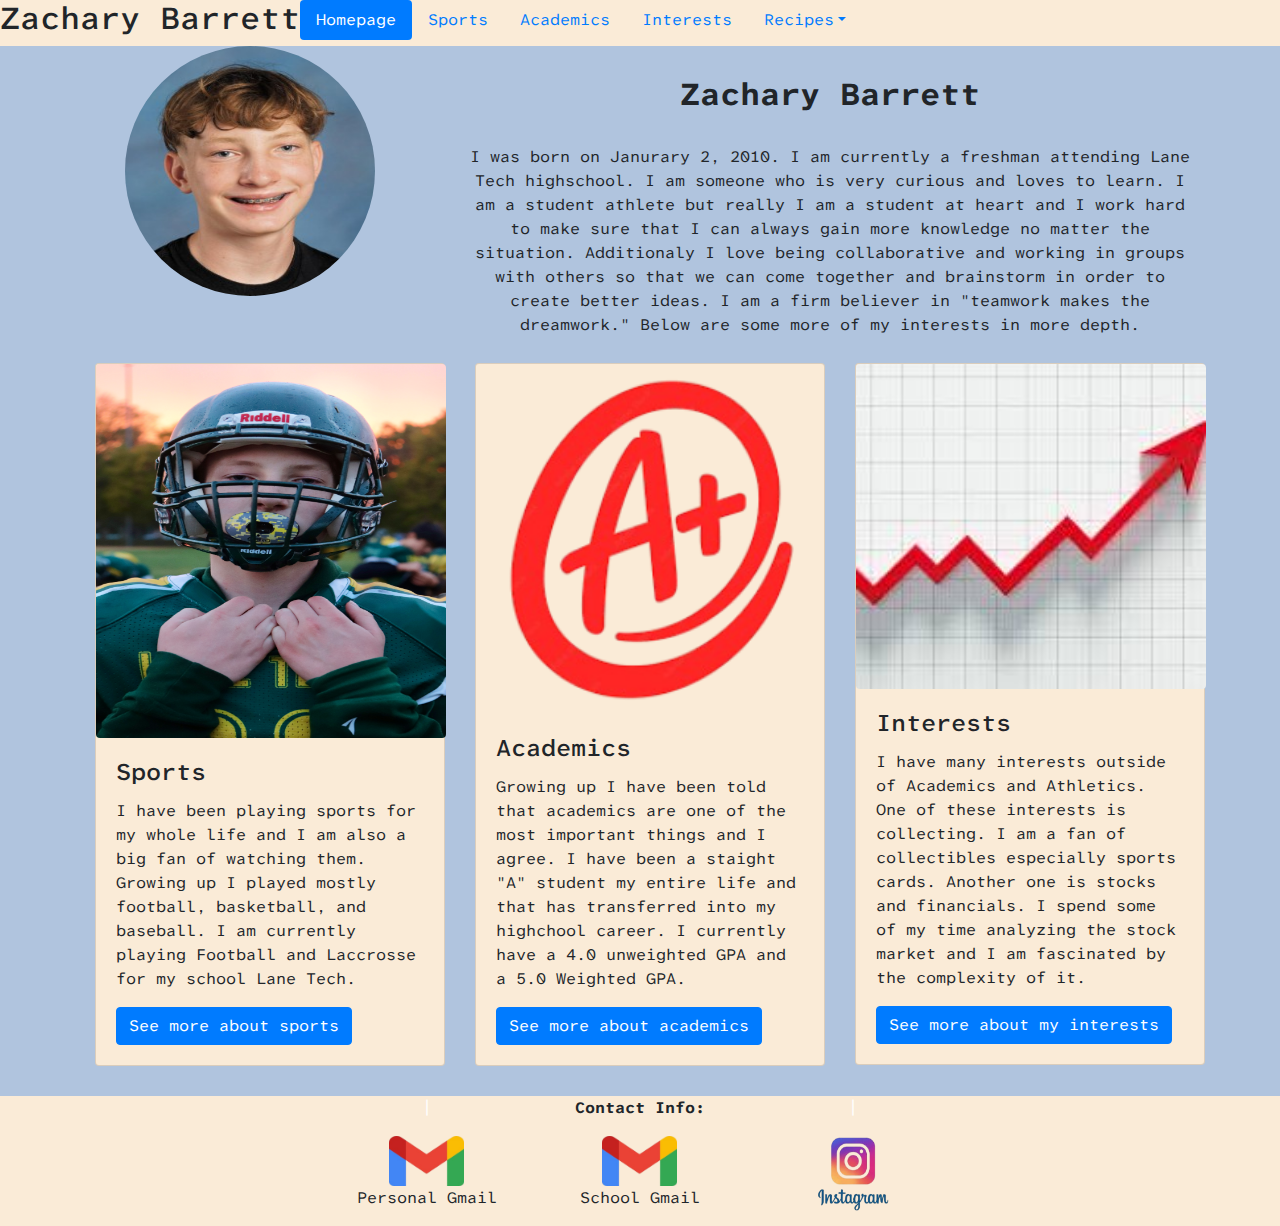
<file: index.html>
<!DOCTYPE html>
<html lang="en">
    <head>
        <title>Zachary Barrett</title>
        <meta charset="utf-8">
        <meta name="viewport" content="width=device-width, initial-scale=1">
        <link rel="stylesheet" href="https://cdn.jsdelivr.net/npm/bootstrap@4.6.2/dist/css/bootstrap.min.css">
        <script src="https://cdn.jsdelivr.net/npm/jquery@3.7.1/dist/jquery.slim.min.js"></script>
        <script src="https://cdn.jsdelivr.net/npm/popper.js@1.16.1/dist/umd/popper.min.js"></script>
        <script src="https://cdn.jsdelivr.net/npm/bootstrap@4.6.2/dist/js/bootstrap.bundle.min.js"></script>
        <link rel="preconnect" href="https://fonts.googleapis.com">
        <link rel="preconnect" href="https://fonts.gstatic.com" crossorigin>
        <link href="https://fonts.googleapis.com/css2?family=Atkinson+Hyperlegible+Mono:ital,wght@0,200..800;1,200..800&display=swap" rel="stylesheet">
        <style>
          .card{
            margin-top: 10px;
            margin-left: 10px;
            margin-right: 10px;
            margin-bottom: 10px
          }
          #main{
            margin-left: 40px;
          }
          body{
            background-color: #b0c4de;
          }
          .h{
            margin-top: 30px;
          }
          footer{
            background-color: antiquewhite;
            margin-top: 20px;
          }
          .nv{
            background-color: antiquewhite;
          }
          .card{
            background-color:antiquewhite;
          }
          .fomt{
            font-family: "Atkinson Hyperlegible Mono", serif;
            font-optical-sizing: auto;
            font-weight: weight;
            font-style: normal;
          }
        </style>
    </head>  
    <body class="fomt">
        <div class="container-fluid">
            <div class="row nv">
                    <h2>Zachary Barrett</h2>
                    <ul class="nav nav-pills">
                      <li class="nav-item">
                        <a class="nav-link active" href="file:///media/fuse/drivefs-7eaf3031f9794e0d13ad71b967507be1/root/portfolio/index.html">Homepage</a>
                      </li>
                      <li>
                        <a class="nav-link"  href="sports.html" target="_blank">Sports </a>
                      </li>
                      <li>
                        <a class="nav-link"  href="academic.html" target="_blank">Academics </a>
                      </li>
                      <li>
                        <a class="nav-link"  href="interests.html" target="_blank">Interests </a>
                      </li>
                      <li class="nav-item dropdown">
                        <a class="nav-link dropdown-toggle" data-toggle="dropdown" href="#">Recipes</a>
                        <div class="dropdown-menu">
                          <a class="dropdown-item" href="recipe.html" target="_blank">recipe 1</a>
                          <a class="dropdown-item" href="recipe2.html" target="_blank">recipe 2</a>
                          <a class="dropdown-item" href="recipe3.html" target="_blank">recipe 3</a>
                        </div>
                      </li>
                    </ul>
                  </div>       
            </div>
          </div>
          <div class="container">
            <div class="row">
                <div class="col-sm-4">
                  <img id="main" class="rounded-circle" src="media/idphoto.jpg" alt="main image" style="width:250px; height:250px;">
                </div>
                <div class="col-sm-8">
                  <h2 class="text-center h">
                    <strong>Zachary Barrett</strong>
                  </h2>
                    <p class="text-center h">
                       I was born on Janurary 2, 2010. I am currently a freshman attending Lane Tech highschool. I am someone who is very curious and loves to learn. I am a student athlete but really I am a student at heart and I work hard to make sure that I can always gain more knowledge no matter the situation. Additionaly I love being collaborative and working in groups with others so that we can come together and brainstorm in order to create better ideas. I am a firm believer in "teamwork makes the dreamwork." Below are some more of my interests in more depth. 
                    </p>
                </div>
            </div>
            <div class="row">
                <div class="col-sm-4">
                    <div class="card"style="width:350px">
                        <img class="card-img-top rounded" src="media/sportsimage.jpg" alt="Sport" style="width:350px; height:374px;">
                        <div class="card-body">
                          <h4 class="card-title">Sports</h4>
                          <p class="card-text"> I have been playing sports for my whole life and I am also a big fan of watching them. Growing up I played mostly football, basketball, and baseball. I am currently playing Football and Laccrosse for my school Lane Tech.</p>
                          <a href="sports.html" class="btn btn-primary">See more about sports</a>
                        </div>
                    </div>
                </div>    
                <div class="col-sm-4">
                        <div class="card" style="width:350px">
                            <img class="card-img-top rounded" src="media/a+.png" alt="Card image" style="width:350px; height:350px;">
                            <div class="card-body">
                              <h4 class="card-title">Academics</h4>
                              <p class="card-text">Growing up I have been told that academics are one of the most important things and I agree. I have been a staight "A" student my entire life and that has transferred into my highchool career. I currently have a 4.0 unweighted GPA and a 5.0 Weighted GPA.</p>
                              <a href="academic.html" class="btn btn-primary">See more about academics</a>
                            </div>
                        </div>
                </div>
                <div class="col-sm-4">
                        <div class="card" style="width:350px">
                            <img class="card-img-top rounded" src="media/stock.jpeg" alt="Card image" style="width:350px; height:325px;">
                            <div class="card-body">
                              <h4 class="card-title">Interests</h4>
                              <p class="card-text">I have many interests outside of Academics and Athletics. One of these interests is collecting. I am a fan of collectibles especially sports cards. Another one is stocks and financials. I spend some of my time analyzing the stock market and I am fascinated by the complexity of it.</p>                                  
                              <a href="interests.html" class="btn btn-primary">See more about my interests</a>
                            </div>
                        </div>
                </div>
             </div>
          </div>
          <div class="container-fluid">
             <footer class="row">
                <div class="col-sm-3"s>

                </div>
                <div style="text-align: center;" class="col-sm-2">
                  <p class="text-white">|</p>
                 <a href="mailto:zacharyhbarrett@gmail.com" target="_blank"q>
                  <img src="media/gmail.png" alt="gmail"  style="width:75px; height: 50px;">
                 </a>
                  <p>Personal Gmail</p>
                </div>
                <div style="text-align: center;" class="col-sm-2">
                  <p class="text-center"><strong>Contact Info:</strong></p>
                  <a href="mailto:zhbarett@cps.edu" target="_blank">
                    <img src="media/gmail.png" alt="gmail"  style="width:75px; height: 50px;">
                  </a>
                  <p>School Gmail</p>
                </div>
                <div style="text-align: center;" class="col-sm-2">
                  <p class="text-white">|</p>
                  <a href="https://www.instagram.com/zackbarrett27/" target="_blank">
                    <img src="media/instagram.png" alt="insta" style="width:75px; height:75px;">
                  </a>
                </div>
                <div class="col-sm-3"s>

                </div>
              </footer>
          </div>
    </body>
</html>
</file>
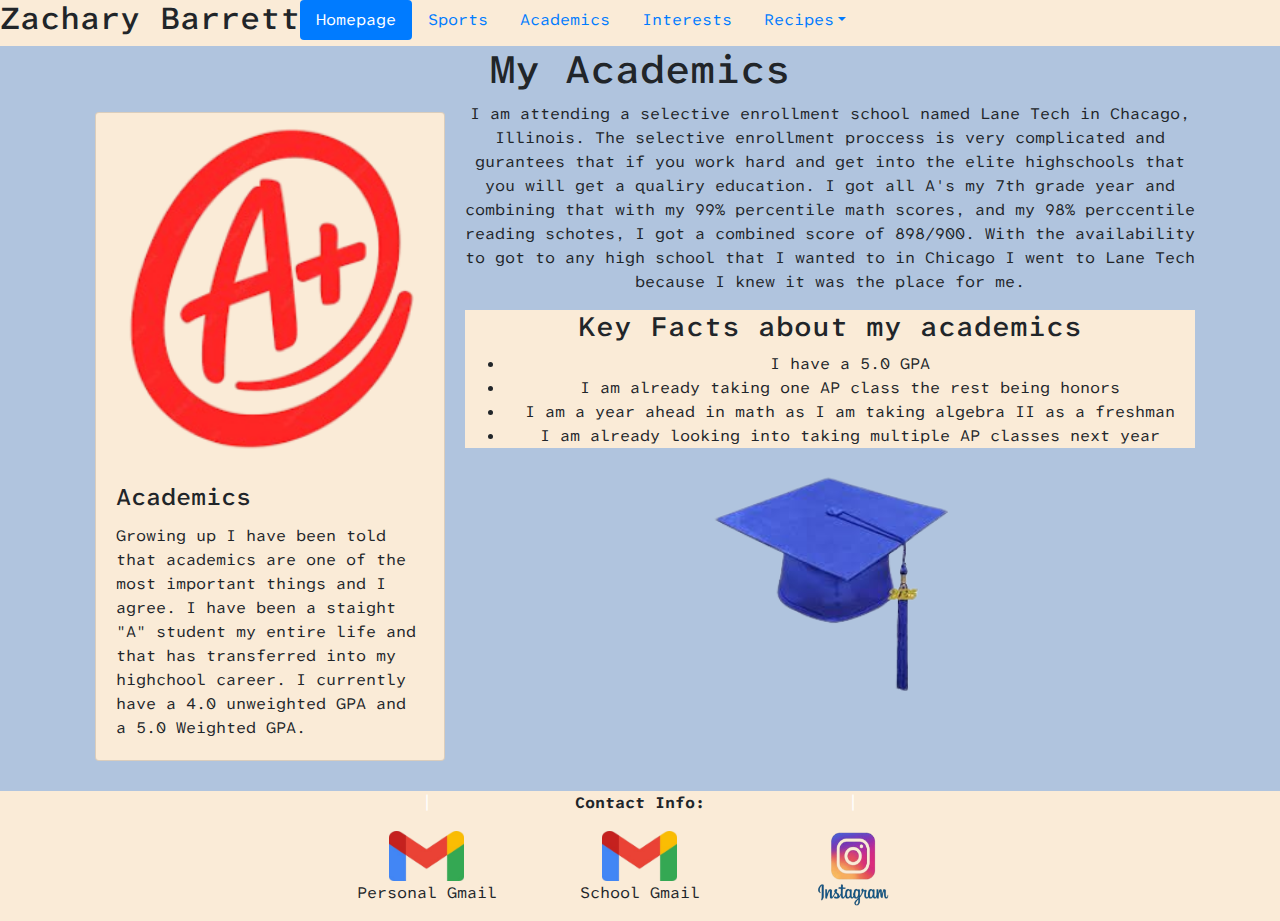
<file: academic.html>
<!DOCTYPE html>
<html lang="en">
    <head>
        <title>Zachary Barrett</title>
        <meta charset="utf-8">
        <meta name="viewport" content="width=device-width, initial-scale=1">
        <link rel="stylesheet" href="https://cdn.jsdelivr.net/npm/bootstrap@4.6.2/dist/css/bootstrap.min.css">
        <script src="https://cdn.jsdelivr.net/npm/jquery@3.7.1/dist/jquery.slim.min.js"></script>
        <script src="https://cdn.jsdelivr.net/npm/popper.js@1.16.1/dist/umd/popper.min.js"></script>
        <script src="https://cdn.jsdelivr.net/npm/bootstrap@4.6.2/dist/js/bootstrap.bundle.min.js"></script>
        <link rel="preconnect" href="https://fonts.googleapis.com">
        <link rel="preconnect" href="https://fonts.gstatic.com" crossorigin>
        <link href="https://fonts.googleapis.com/css2?family=Atkinson+Hyperlegible+Mono:ital,wght@0,200..800;1,200..800&display=swap" rel="stylesheet">
        <style>
          .card{
            margin-top: 10px;
            margin-left: 10px;
            margin-right: 10px;
            margin-bottom: 10px
          }
          #main{
            margin-left: 40px;
          }
          body{
            background-color: #b0c4de;
          }
          .h{
            margin-top: 30px;
          }
          footer{
            background-color: antiquewhite;
            margin-top: 20px;
          }
          .nv{
            background-color: antiquewhite;
          }
          .card{
            background-color:antiquewhite;
          }
          .fomt{
            font-family: "Atkinson Hyperlegible Mono", serif;
            font-optical-sizing: auto;
            font-weight: weight;
            font-style: normal;
          }
        </style>
    </head>  
    <body class="fomt">
        <div class="container-fluid">
            <div class="row nv">
                    <h2>Zachary Barrett</h2>
                    <ul class="nav nav-pills">
                      <li class="nav-item">
                        <a class="nav-link active" href="file:///media/fuse/drivefs-7eaf3031f9794e0d13ad71b967507be1/root/portfolio/index.html">Homepage</a>
                      </li>
                      <li>
                        <a class="nav-link"  href="sports.html">Sports </a>
                      </li>
                      <li>
                        <a class="nav-link"  href="academic.html">Academics </a>
                      </li>
                      <li>
                        <a class="nav-link"  href="interests.html">Interests </a>
                      </li>
                      <li class="nav-item dropdown">
                        <a class="nav-link dropdown-toggle" data-toggle="dropdown" href="#">Recipes</a>
                        <div class="dropdown-menu">
                          <a class="dropdown-item" href="recipe.html" target="_blank">recipe 1</a>
                          <a class="dropdown-item" href="recipe2.html" target="_blank">recipe 2</a>
                          <a class="dropdown-item" href="recipe3.html" target="_blank">recipe 3</a>
                        </div>
                      </li>
                    </ul>
                  </div>       
            </div>
          </div>
          <div class="container">
            <div class="row">
                <div class="col-sm-12 text-center">
                    <h1>My Academics</h1>
                </div>
            </div>
            <div class="row">
                <div class="col-sm-4">
                    <div class="card" style="width:350px">
                        <img class="card-img-top rounded" src="media/a+.png" alt="Card image" style="width:350px; height:350px;">
                        <div class="card-body">
                          <h4 class="card-title">Academics</h4>
                          <p class="card-text">Growing up I have been told that academics are one of the most important things and I agree. I have been a staight "A" student my entire life and that has transferred into my highchool career. I currently have a 4.0 unweighted GPA and a 5.0 Weighted GPA.</p>
                        </div>
                    </div>
                </div>
                <div class="col-sm-8 text-center c">
                    <p>I am attending a selective enrollment school named Lane Tech in Chacago, Illinois. The selective enrollment proccess is very complicated and gurantees that if you work hard and get into the elite highschools that you will get a qualiry education. I got all A's my 7th grade year and combining that with my 99% percentile math scores, and my 98% perccentile reading schotes, I got a combined score of 898/900. With the availability to got to any high school that I wanted to in Chicago I went to Lane Tech because I knew it was the place for me. </p>
                    <div style="background-color:antiquewhite;">    
                        <h3>Key Facts about my academics</h3>
                        <ul>
                            <li>I have a 5.0 GPA</li>
                            <li>I am already taking one AP class the rest being honors</li>
                            <li>I am a year ahead in math as I am taking algebra II as a freshman</li>
                            <li>I am already looking into taking multiple AP classes next year</li>
                        </ul>
                    </div>
                    <img src="media/hat.png" alt="graduation hat">
                </div>
            </div>
          </div>
          <div class="container-fluid">
             <footer class="row">
                <div class="col-sm-3"s>

                </div>
                <div style="text-align: center;" class="col-sm-2">
                  <p class="text-white">|</p>
                 <a href="mailto:zacharyhbarrett@gmail.com" target="_blank"q>
                  <img src="media/gmail.png" alt="gmail"  style="width:75px; height: 50px;">
                 </a>
                  <p>Personal Gmail</p>
                </div>
                <div style="text-align: center;" class="col-sm-2">
                  <p class="text-center"><strong>Contact Info:</strong></p>
                  <a href="mailto:zhbarett@cps.edu" target="_blank">
                    <img src="media/gmail.png" alt="gmail"  style="width:75px; height: 50px;">
                  </a>
                  <p>School Gmail</p>
                </div>
                <div style="text-align: center;" class="col-sm-2">
                  <p class="text-white">|</p>
                  <a href="https://www.instagram.com/zackbarrett27/" target="_blank">
                    <img src="media/instagram.png" alt="insta" style="width:75px; height:75px;">
                  </a>
                </div>
                <div class="col-sm-3"s>

                </div>
              </footer>
          </div>
    </body>
</html>
</file>
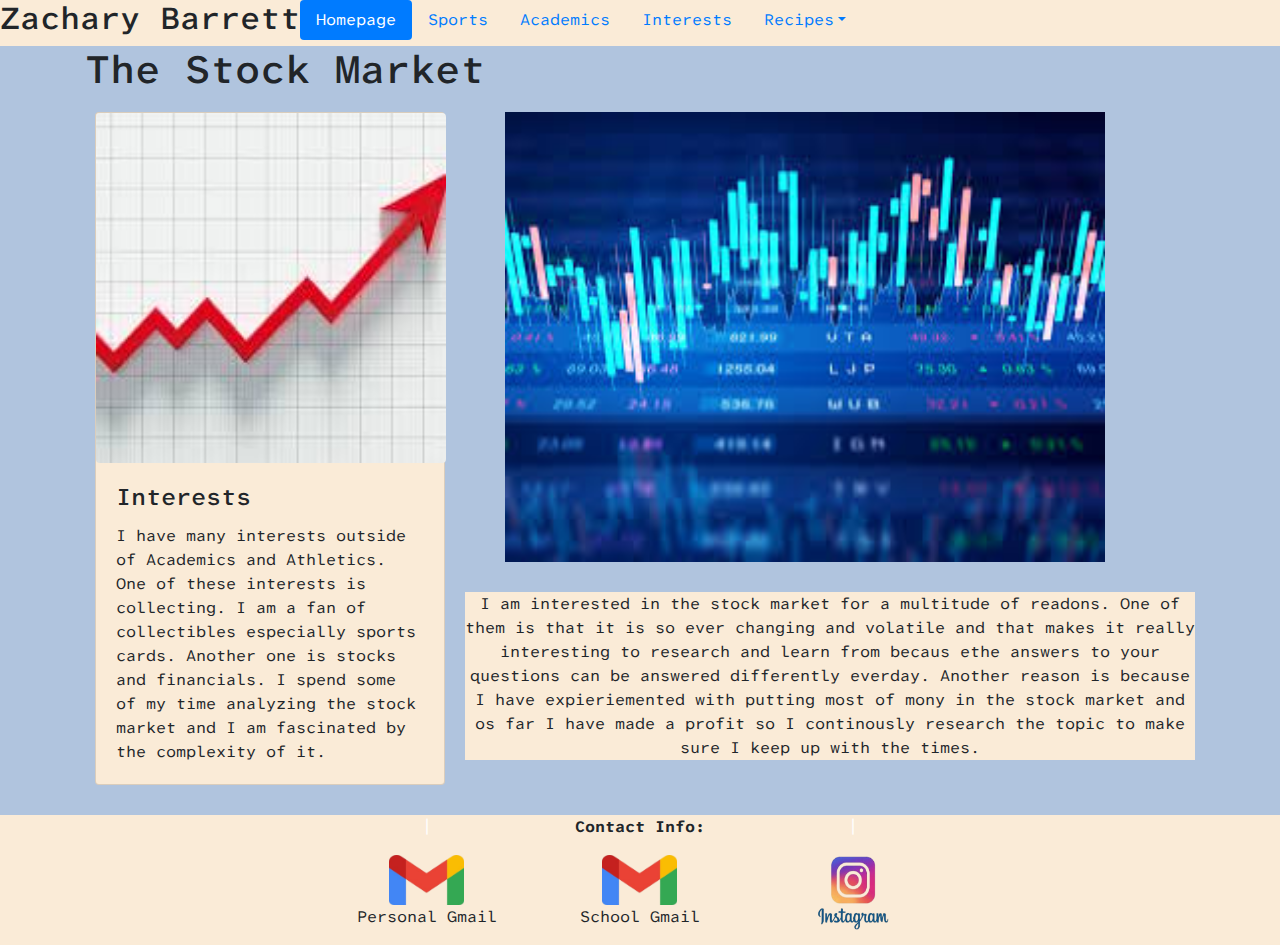
<file: interests.html>
<!DOCTYPE html>
<html lang="en">
    <head>
        <title>Zachary Barrett</title>
        <meta charset="utf-8">
        <meta name="viewport" content="width=device-width, initial-scale=1">
        <link rel="stylesheet" href="https://cdn.jsdelivr.net/npm/bootstrap@4.6.2/dist/css/bootstrap.min.css">
        <script src="https://cdn.jsdelivr.net/npm/jquery@3.7.1/dist/jquery.slim.min.js"></script>
        <script src="https://cdn.jsdelivr.net/npm/popper.js@1.16.1/dist/umd/popper.min.js"></script>
        <script src="https://cdn.jsdelivr.net/npm/bootstrap@4.6.2/dist/js/bootstrap.bundle.min.js"></script>
        <link rel="preconnect" href="https://fonts.googleapis.com">
        <link rel="preconnect" href="https://fonts.gstatic.com" crossorigin>
        <link href="https://fonts.googleapis.com/css2?family=Atkinson+Hyperlegible+Mono:ital,wght@0,200..800;1,200..800&display=swap" rel="stylesheet">
        <style>
          .card{
            margin-top: 10px;
            margin-left: 10px;
            margin-right: 10px;
            margin-bottom: 10px
          }
          #main{
            margin-left: 40px;
          }
          body{
            background-color: #b0c4de;
          }
          .h{
            margin-top: 30px;
          }
          footer{
            background-color: antiquewhite;
            margin-top: 20px;
          }
          .nv{
            background-color: antiquewhite;
          }
          .card{
            background-color:antiquewhite;
          }
          .fomt{
            font-family: "Atkinson Hyperlegible Mono", serif;
            font-optical-sizing: auto;
            font-weight: weight;
            font-style: normal;
          }
          .lo{
            margin-top:10px;
          }
        </style>
    </head>  
    <body class="fomt">
        <div class="container-fluid">
            <div class="row nv">
                    <h2>Zachary Barrett</h2>
                    <ul class="nav nav-pills">
                      <li class="nav-item">
                        <a class="nav-link active" href="file:///media/fuse/drivefs-7eaf3031f9794e0d13ad71b967507be1/root/portfolio/index.html">Homepage</a>
                      </li>
                      <li>
                        <a class="nav-link"  href="sports.html">Sports </a>
                      </li>
                      <li>
                        <a class="nav-link"  href="academic.html">Academics </a>
                      </li>
                      <li>
                        <a class="nav-link"  href="interests.html">Interests </a>
                      </li>
                      <li class="nav-item dropdown">
                        <a class="nav-link dropdown-toggle" data-toggle="dropdown" href="#">Recipes</a>
                        <div class="dropdown-menu">
                          <a class="dropdown-item" href="recipe.html" target="_blank">recipe 1</a>
                          <a class="dropdown-item" href="recipe2.html" target="_blank">recipe 2</a>
                          <a class="dropdown-item" href="recipe3.html" target="_blank">recipe 3</a>
                        </div>
                      </li>
                    </ul>
                  </div>       
            </div>
          </div>
          <div class="container">
            <div class="row">
                <div class="col-sm-12">
                    <h1>The Stock Market</h1>
                </div>
            </div>
            <div class="row">
                <div class="col-sm-4">
                    <div class="card" style="width:350px">
                        <img class="card-img-top rounded" src="media/stock.jpeg" alt="Card image" style="width:350px; height:350px;">
                        <div class="card-body">
                          <h4 class="card-title">Interests</h4>
                          <p class="card-text">I have many interests outside of Academics and Athletics. One of these interests is collecting. I am a fan of collectibles especially sports cards. Another one is stocks and financials. I spend some of my time analyzing the stock market and I am fascinated by the complexity of it.</p>                                  
                        </div>
                    </div>
                </div>
                <div class="col-sm-8 lo">
                    <img src="media/simage.jpeg" alt="stock market image" style="width: 600px; height: 450px; margin-left: 40px; ">
                    <p style="background-color: antiquewhite; margin-top: 30px;" class="text-center">I am interested in the stock market for a multitude of readons. One of them is that it is so ever changing and volatile and that makes it really interesting to research and learn from becaus ethe answers to your questions can be answered differently everday. Another reason is because I have expieriemented with putting most of mony in the stock market and os far I have made a profit so I continously research the topic to make sure I keep up with the times.</p>
                </div>
            </div>
          </div>
          <div class="container-fluid">
             <footer class="row">
                <div class="col-sm-3"s>

                </div>
                <div style="text-align: center;" class="col-sm-2">
                  <p class="text-white">|</p>
                 <a href="mailto:zacharyhbarrett@gmail.com" target="_blank"q>
                  <img src="media/gmail.png" alt="gmail"  style="width:75px; height: 50px;">
                 </a>
                  <p>Personal Gmail</p>
                </div>
                <div style="text-align: center;" class="col-sm-2">
                  <p class="text-center"><strong>Contact Info:</strong></p>
                  <a href="mailto:zhbarett@cps.edu" target="_blank">
                    <img src="media/gmail.png" alt="gmail"  style="width:75px; height: 50px;">
                  </a>
                  <p>School Gmail</p>
                </div>
                <div style="text-align: center;" class="col-sm-2">
                  <p class="text-white">|</p>
                  <a href="https://www.instagram.com/zackbarrett27/" target="_blank">
                    <img src="media/instagram.png" alt="insta" style="width:75px; height:75px;">
                  </a>
                </div>
                <div class="col-sm-3"s>

                </div>
              </footer>
          </div>
    </body>
</html>
</file>
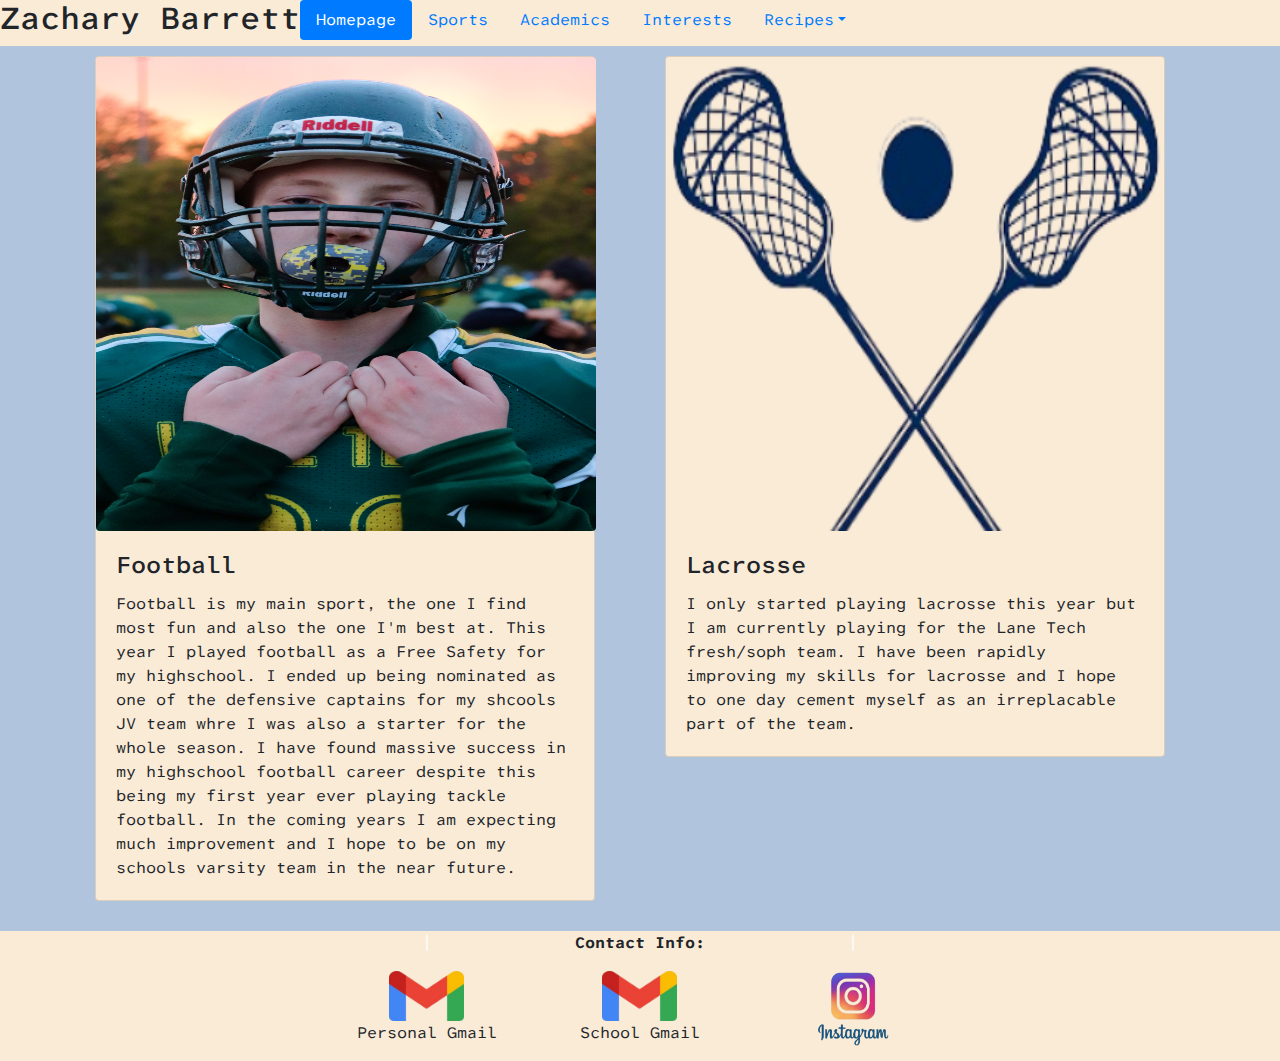
<file: sports.html>
<!DOCTYPE html>
<html lang="en">
    <head>
        <title>Zachary Barrett</title>
        <meta charset="utf-8">
        <meta name="viewport" content="width=device-width, initial-scale=1">
        <link rel="stylesheet" href="https://cdn.jsdelivr.net/npm/bootstrap@4.6.2/dist/css/bootstrap.min.css">
        <script src="https://cdn.jsdelivr.net/npm/jquery@3.7.1/dist/jquery.slim.min.js"></script>
        <script src="https://cdn.jsdelivr.net/npm/popper.js@1.16.1/dist/umd/popper.min.js"></script>
        <script src="https://cdn.jsdelivr.net/npm/bootstrap@4.6.2/dist/js/bootstrap.bundle.min.js"></script>
        <link rel="preconnect" href="https://fonts.googleapis.com">
        <link rel="preconnect" href="https://fonts.gstatic.com" crossorigin>
        <link href="https://fonts.googleapis.com/css2?family=Atkinson+Hyperlegible+Mono:ital,wght@0,200..800;1,200..800&display=swap" rel="stylesheet">
        <style>
          .card{
            margin-top: 10px;
            margin-left: 10px;
            margin-right: 10px;
            margin-bottom: 10px
          }
          #main{
            margin-left: 40px;
          }
          body{
            background-color: #b0c4de;
          }
          .h{
            margin-top: 30px;
          }
          footer{
            background-color: antiquewhite;
            margin-top: 20px;
          }
          .nv{
            background-color: antiquewhite;
          }
          .card{
            background-color:antiquewhite;
          }
          .fomt{
            font-family: "Atkinson Hyperlegible Mono", serif;
            font-optical-sizing: auto;
            font-weight: weight;
            font-style: normal;
          }
        </style>
    </head>  
    <body class="fomt">
        <div class="container-fluid">
            <div class="row nv">
                    <h2>Zachary Barrett</h2>
                    <ul class="nav nav-pills">
                      <li class="nav-item">
                        <a class="nav-link active" href="file:///media/fuse/drivefs-7eaf3031f9794e0d13ad71b967507be1/root/portfolio/index.html">Homepage</a>
                      </li>
                      <li>
                        <a class="nav-link"  href="sports.html">Sports </a>
                      </li>
                      <li>
                        <a class="nav-link"  href="academic.html">Academics </a>
                      </li>
                      <li>
                        <a class="nav-link"  href="interests.html">Interests </a>
                      </li>
                      <li class="nav-item dropdown">
                        <a class="nav-link dropdown-toggle" data-toggle="dropdown" href="#">Recipes</a>
                        <div class="dropdown-menu">
                          <a class="dropdown-item" href="recipe.html" target="_blank">recipe 1</a>
                          <a class="dropdown-item" href="recipe2.html" target="_blank">recipe 2</a>
                          <a class="dropdown-item" href="recipe3.html" target="_blank">recipe 3</a>
                        </div>
                      </li>
                    </ul>
                  </div>       
            </div>
          </div>
          <div class="container">
            <div class="row">
                <div class="col-sm-6">
                    <div class="card"style="width:500px">
                        <img class="card-img-top rounded" src="media/sportsimage.jpg" alt="Sport" style="width:500px; height:474px;">
                        <div class="card-body">
                          <h4 class="card-title">Football</h4>
                          <p class="card-text">Football is my main sport, the one I find most fun and also the one I'm best at. This year I played football as a Free Safety for my highschool. I ended up being nominated as one of the defensive captains for my shcools JV team whre I was also a starter for the whole season. I have found massive success in my highschool football career despite this being my first year ever playing tackle football. In the coming years I am expecting much improvement and I hope to be on my schools varsity team in the near future.</p>
                        </div>
                    </div>
                </div> 
                <div class="col-sm-6">
                    <div class="card"style="width:500px">
                        <img class="card-img-top rounded" src="media/lacrosse.png" alt="Sport" style="width:500px; height:474px;">
                        <div class="card-body">
                          <h4 class="card-title">Lacrosse</h4>
                          <p class="card-text"> I only started playing lacrosse this year but I am currently playing for the Lane Tech fresh/soph team. I have been rapidly improving my skills for lacrosse and I hope to one day cement myself as an irreplacable part of the team.</p>
                        </div>
                    </div>
                </div>
            </div>
          </div>
          <div class="container-fluid">
             <footer class="row">
                <div class="col-sm-3"s>

                </div>
                <div style="text-align: center;" class="col-sm-2">
                  <p class="text-white">|</p>
                 <a href="mailto:zacharyhbarrett@gmail.com" target="_blank"q>
                  <img src="media/gmail.png" alt="gmail"  style="width:75px; height: 50px;">
                 </a>
                  <p>Personal Gmail</p>
                </div>
                <div style="text-align: center;" class="col-sm-2">
                  <p class="text-center"><strong>Contact Info:</strong></p>
                  <a href="mailto:zhbarett@cps.edu" target="_blank">
                    <img src="media/gmail.png" alt="gmail"  style="width:75px; height: 50px;">
                  </a>
                  <p>School Gmail</p>
                </div>
                <div style="text-align: center;" class="col-sm-2">
                  <p class="text-white">|</p>
                  <a href="https://www.instagram.com/zackbarrett27/" target="_blank">
                    <img src="media/instagram.png" alt="insta" style="width:75px; height:75px;">
                  </a>
                </div>
                <div class="col-sm-3"s>

                </div>
              </footer>
          </div>
    </body>
</html>
</file>
